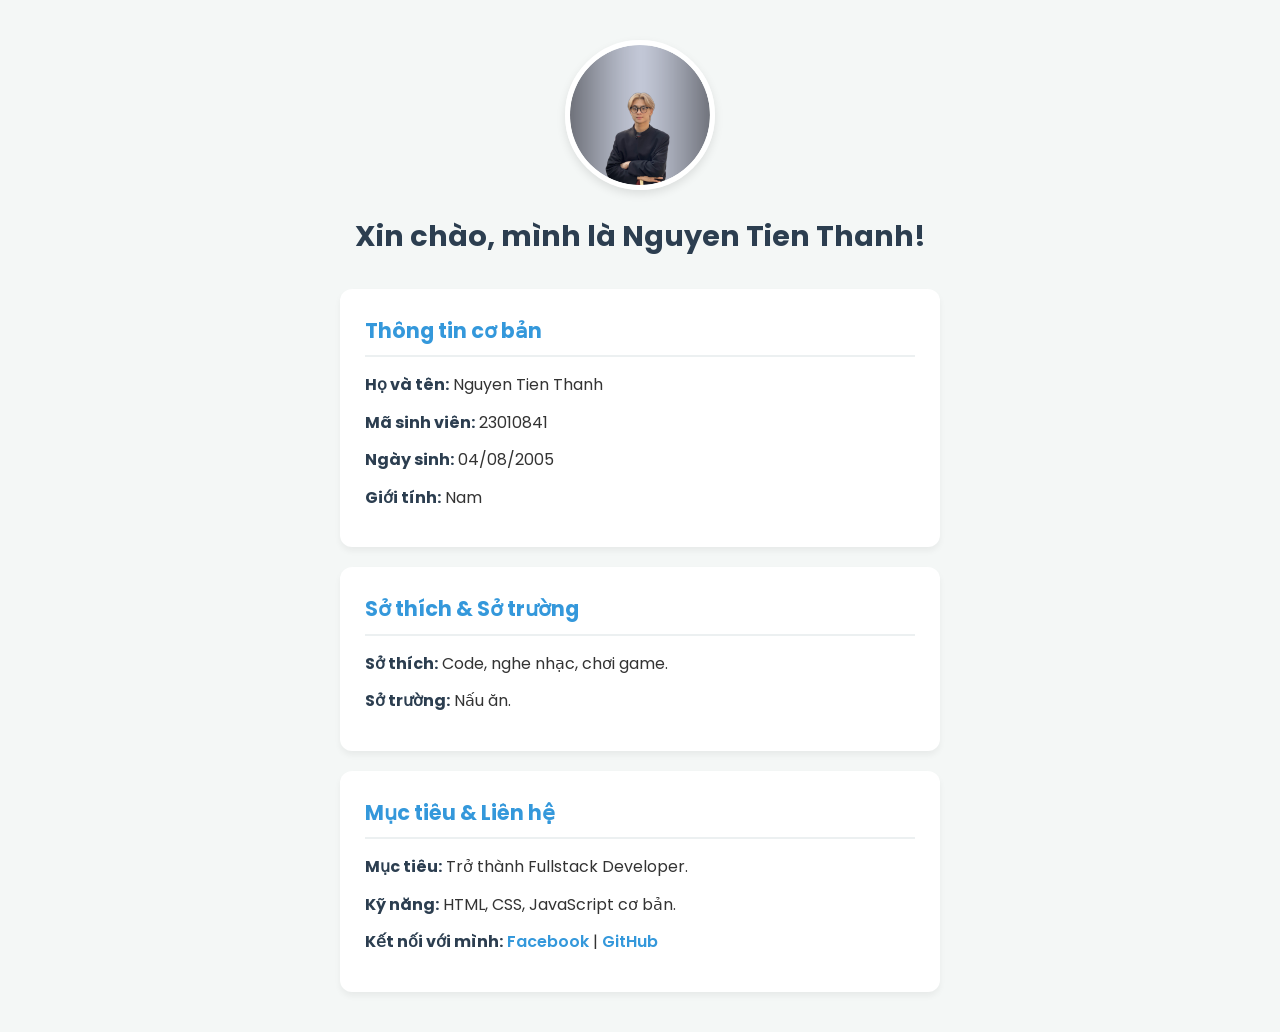
<file: index.html>
<!DOCTYPE html>
<html lang="vi">
<head>
    <meta charset="UTF-8">
    <meta name="viewport" content="width=device-width, initial-scale=1.0">
    <title>Profile Cá Nhân Nguyen Tien Thanh</title>
    <link rel="stylesheet" href="style.css">
</head>
<body>

    <!-- PHẦN ĐẦU: Avatar và Tiêu đề -->
    <header>
        <img src="images\avatar.png" alt="Avatar của Nguyen Tien Thanh" class="avatar">
        <h1>Xin chào, mình là Nguyen Tien Thanh! </h1>
    </header>

    <main>
        <!-- PHẦN 1: Thông tin bắt buộc -->
        <section class="basic-info">
            <h2>Thông tin cơ bản</h2>
            <ul>
                <li><strong>Họ và tên:</strong> Nguyen Tien Thanh</li>
                <li><strong>Mã sinh viên:</strong> 23010841</li>
                <li><strong>Ngày sinh:</strong> 04/08/2005</li>
                <li><strong>Giới tính:</strong> Nam</li>
            </ul>
        </section>

        <!-- PHẦN 2: Sở thích & Sở trường -->
        <section class="hobbies-strengths">
            <h2>Sở thích & Sở trường</h2>
            <ul>
                <li><strong>Sở thích:</strong> Code, nghe nhạc, chơi game.</li>
                <li><strong>Sở trường:</strong>  Nấu ăn.</li>
            </ul>
        </section>

        <!-- PHẦN 3: Điểm cộng (Khuyến khích) -->
        <section class="extra-info">
            <h2>Mục tiêu & Liên hệ</h2>
            <ul>
                <li><strong>Mục tiêu:</strong> Trở thành Fullstack Developer.</li>
                <li><strong>Kỹ năng:</strong> HTML, CSS, JavaScript cơ bản.</li>
                <li><strong>Kết nối với mình:</strong> <a href="https://www.facebook.com/nguyen.thanh.751487?locale=vi_VN" target="_blank">Facebook</a> | <a href="https://github.com/Thank-05" target="_blank">GitHub</a></li>
            </ul>
        </section>
    </main>

</body>
</html>
</file>
<file: style.css>
/* Import font chữ Poppins nhìn cho hiện đại */
@import url('https://fonts.googleapis.com/css2?family=Poppins:wght@400;600&display=swap');

* {
    margin: 0;
    padding: 0;
    box-sizing: border-box;
    font-family: 'Poppins', sans-serif;
}

body {
    background-color: #f4f7f6;
    color: #333;
    line-height: 1.6;
    padding: 20px;
}

/* Căn giữa toàn bộ khung web */
header, main {
    max-width: 600px;
    margin: 0 auto;
}

/* --- PHẦN HEADER --- */
header {
    text-align: center;
    margin-top: 20px;
    margin-bottom: 30px;
}

header img {
    width: 150px;
    height: 150px;
    object-fit: cover; /* Đảm bảo ảnh không bị méo */
    border-radius: 50%; /* Cắt ảnh thành hình tròn */
    border: 5px solid #fff;
    box-shadow: 0 4px 10px rgba(0, 0, 0, 0.1);
    transition: transform 0.3s ease;
}

header img:hover {
    transform: scale(1.05); /* Zoom nhẹ xíu khi đưa chuột vào avatar */
}

header h1 {
    margin-top: 15px;
    color: #2c3e50;
    font-size: 1.8rem;
}

/* --- PHẦN THÔNG TIN (CARDS) --- */
section {
    background: #fff;
    padding: 25px;
    border-radius: 12px;
    box-shadow: 0 4px 6px rgba(0, 0, 0, 0.05);
    margin-bottom: 20px;
    transition: transform 0.2s ease, box-shadow 0.2s ease;
}

section:hover {
    transform: translateY(-3px); /* Hiệu ứng thẻ nổi lên khi hover */
    box-shadow: 0 6px 12px rgba(0, 0, 0, 0.1);
}

h2 {
    color: #3498db;
    margin-bottom: 15px;
    border-bottom: 2px solid #ecf0f1;
    padding-bottom: 8px;
    font-size: 1.3rem;
}

ul {
    list-style: none; /* Xóa mấy cái dấu chấm tròn nhàm chán */
}

li {
    margin-bottom: 12px;
    font-size: 1rem;
}

strong {
    color: #2c3e50;
}

/* --- PHẦN LINK --- */
a {
    color: #3498db;
    text-decoration: none;
    font-weight: 600;
    transition: color 0.3s ease;
}

a:hover {
    color: #2980b9;
    text-decoration: underline;
}
</file>
